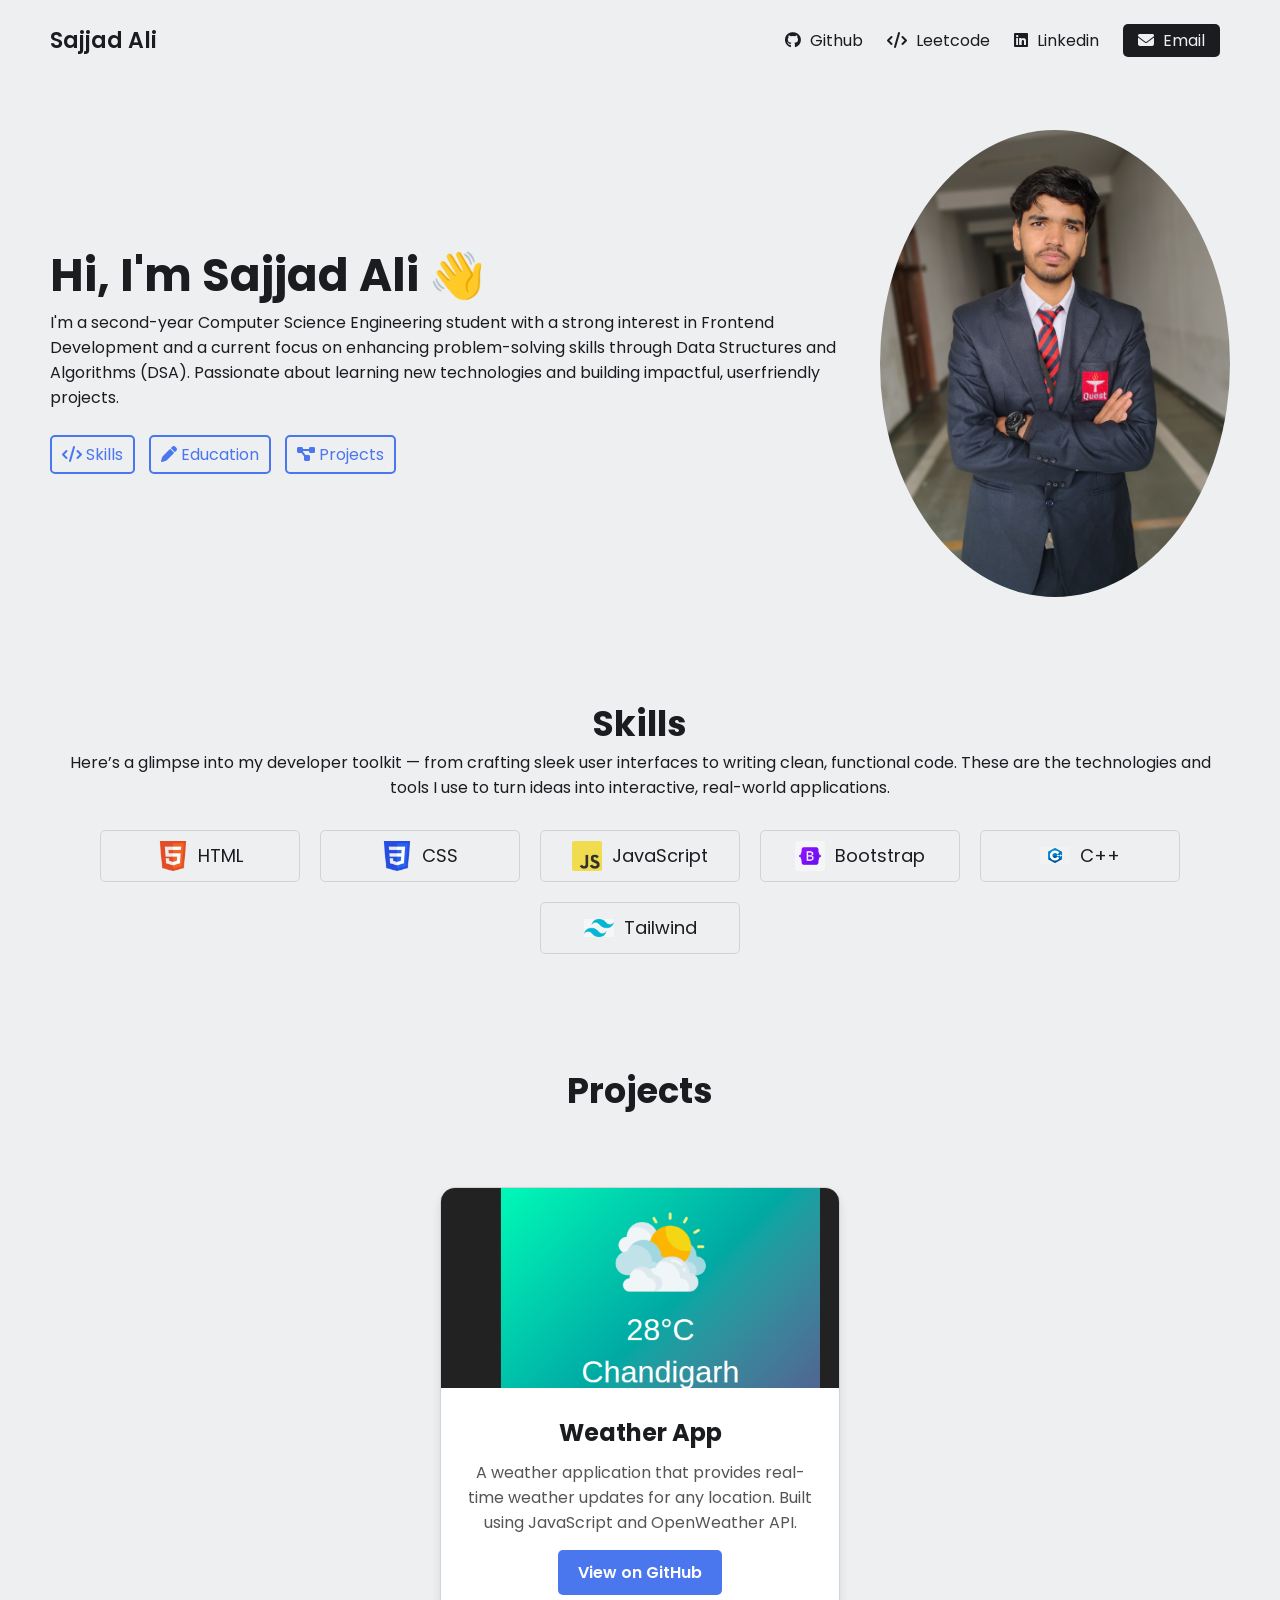
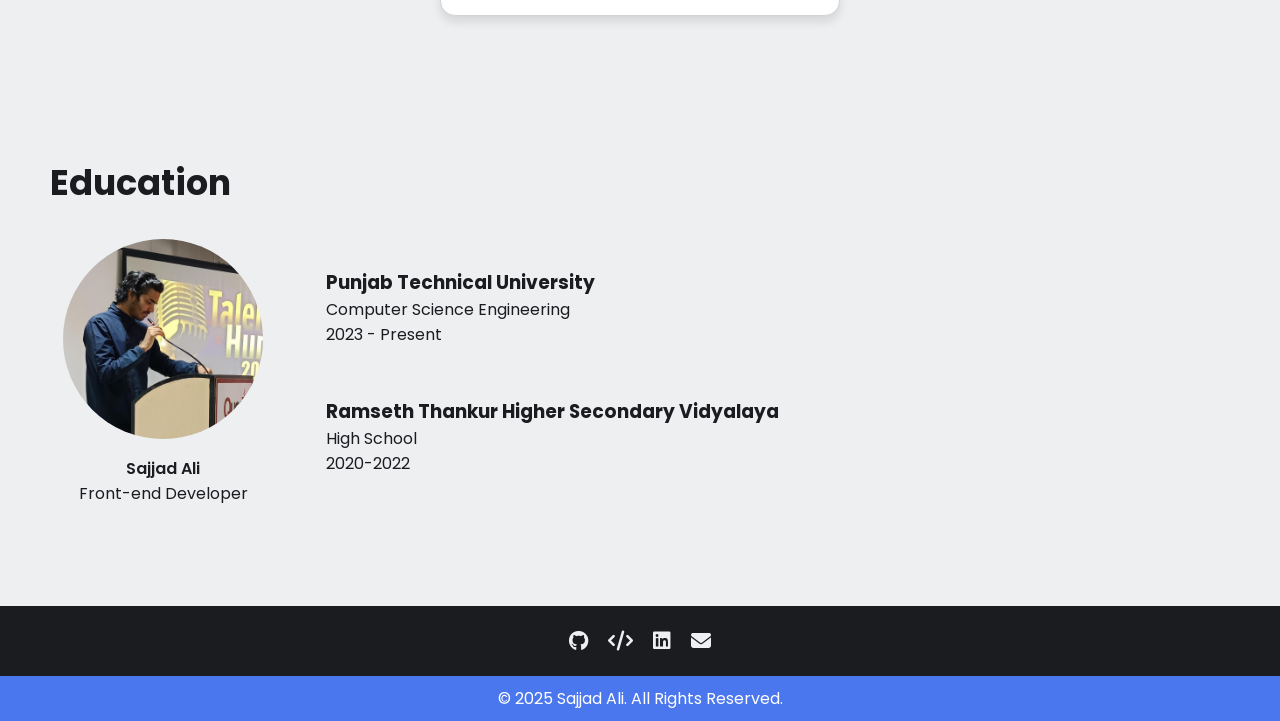
<file: index.html>
<!DOCTYPE html>
<html lang="en">
<head>
  <meta charset="UTF-8">
  <meta http-equiv="X-UA-Compatible" content="IE=edge">
  <meta name="viewport" content="width=device-width, initial-scale=1.0">

  <link rel="preconnect" href="https://fonts.googleapis.com">
  <link rel="preconnect" href="https://fonts.gstatic.com" crossorigin>
  <link href="https://fonts.googleapis.com/css2?family=Poppins:wght@400;600&display=swap" rel="stylesheet">

  <link rel="stylesheet" href="https://cdnjs.cloudflare.com/ajax/libs/font-awesome/6.4.0/css/all.min.css" integrity="sha512-iecdLmaskl7CVkqkXNQ/ZH/XLlvWZOJyj7Yy7tcenmpD1ypASozpmT/E0iPtmFIB46ZmdtAc9eNBvH0H/ZpiBw==" crossorigin="anonymous" referrerpolicy="no-referrer" />

  <link rel="stylesheet" href="styles.css">

  <title>Portfolio</title>
</head>
<body>

  <nav>
    <div class="left">
      <a href="#">Sajjad Ali</a>
    </div>

    <div class="right">
      <a href="https://github.com/SajjadRizvi04"  target="_blank" rel="noopener noreferrer">
        <i class="fa-brands fa-github"></i>
        <span>Github</span>
      </a>

      <a href="https://leetcode.com/u/SajjadAli80/" target="_blank" rel="noopener noreferrer">
        <i class="fa-solid fa-code"></i>
        <span>Leetcode</span>
      </a>
      
      <a href="https://www.linkedin.com/in/sajjad-ali-42a27028b/" target="_blank" rel="noopener noreferrer">
        <i class="fa-brands fa-linkedin"></i> 
        <span>Linkedin</span>
      </a>
      
      <a href="mailto:rizvisajjad80@gmail.com">
        <i class="fa-solid fa-envelope"></i>
        <span>Email</span>
      </a>
    </div>
  </nav>

  <main>
  
    <section class="hero-section">

      <div class="text">
        <h2>Hi, I'm Sajjad Ali 👋</h2>
        <p>I'm a second-year Computer Science Engineering student with a strong interest in Frontend Development and a current focus on enhancing problem-solving skills through Data Structures
            and Algorithms (DSA). Passionate about learning new technologies and building impactful, userfriendly projects.</p>

        <div class="links">
          <a href="#skills">
            <i class="fa-solid fa-code"></i>
            <span>Skills</span>
          </a>
          
          <a href="#education">
            <i class="fa-solid fa-pen"></i>
            <span>Education</span>
          </a>
          
          <a href="#projects">
            <i class="fa-solid fa-diagram-project"></i>
            <span>Projects</span>
          </a>
        </div>
      </div>

      <div class="headshot">
        <img src="images/WhatsApp Image 2025-05-07 at 11.25.35 PM.jpeg" alt="Sajjad Ali headshot">
      </div>
    </section>

  
    <section id="skills" class="skills-section">
      <h2>Skills</h2>
      <div class="text">
        Here’s a glimpse into my developer toolkit — from crafting sleek user interfaces to writing clean, functional code. These are the technologies and tools I use to turn ideas into interactive, real-world applications.
      </div>

      <div class="cells">
        <div class="cell">
          <img src="images/html-logo.webp" alt="html logo">
          <span>HTML</span>
        </div>
        
        <div class="cell">
          <img src="images/css-logo.webp" alt="css logo">
          <span>CSS</span>
        </div>
        
        <div class="cell">
          <img src="images/javascript-logo.webp" alt="javascript logo">
          <span>JavaScript</span>
        </div>
        
        <div class="cell">
          <img src="images/Bootstrap-logo.png" alt="Bootstrap logo">
          <span>Bootstrap</span>
        </div>

        <div class="cell">
            <img src="images/C++ logo.png" alt="C++ logo">
            <span>C++</span>
          </div>

          <div class="cell">
            <img src="images/png-transparent-tailwind-css-hd-logo-thumbnail.png" alt="tailwind logo">
            <span>Tailwind</span>
          </div>

      </div>
    </section>
 
<section id="projects" class="projects-section">
  <h2>Projects</h2>
    
     <div class="project-container">
      <div class="card">
      <img src="images/Untitled.png" alt="Weather App Screenshot">
      <div class="card-content">
        <h3>Weather App</h3>
        <p>A weather application that provides real-time weather updates for any location. Built using JavaScript and OpenWeather API.</p>
        <a href="https://github.com/SajjadRizvi04/weather-app" target="_blank" rel="noopener noreferrer">View on GitHub</a>
      </div>
    </div>
     </div>
  </div>
</section>

    <section id="education" class="education-section">
      <h2>Education</h2>

      <div class="group">
        <div class="person-details">
          <img src="images/Linkedin.jpg">
          <p>Sajjad Ali</p>
          <p>Front-end Developer</p>
        </div>

        <div class="text">
          <h3>Punjab Technical University</h3>
            <p>Computer Science Engineering</p>
            <p>2023 - Present</p>
            <br><br>
            <h3>Ramseth Thankur Higher Secondary Vidyalaya</h3>
            <p>High School</p>
            <p>2020-2022</p>
        </div>
      </div>
    </section>

    <footer class="footer-section">
      <div class="footer-content">
      <div class="social-links">
        <a href="https://github.com/SajjadRizvi04" target="_blank" rel="noopener noreferrer">
        <i class="fa-brands fa-github"></i>
        </a>
        <a href="https://leetcode.com/u/SajjadAli80/" target="_blank" rel="noopener noreferrer">
        <i class="fa-solid fa-code"></i>
        </a>
        <a href="https://www.linkedin.com/in/sajjad-ali-42a27028b/" target="_blank" rel="noopener noreferrer">
        <i class="fa-brands fa-linkedin"></i>
        </a>
        <a href="mailto:rizvisajjad80@gmail.com">
        <i class="fa-solid fa-envelope"></i>
        </a>
      </div>
      
      </div>
      <div class="rights">
        <p>© 2025 Sajjad Ali. All Rights Reserved.</p>
      </div>
    </footer>

  </main>
</body>
</html>
</file>
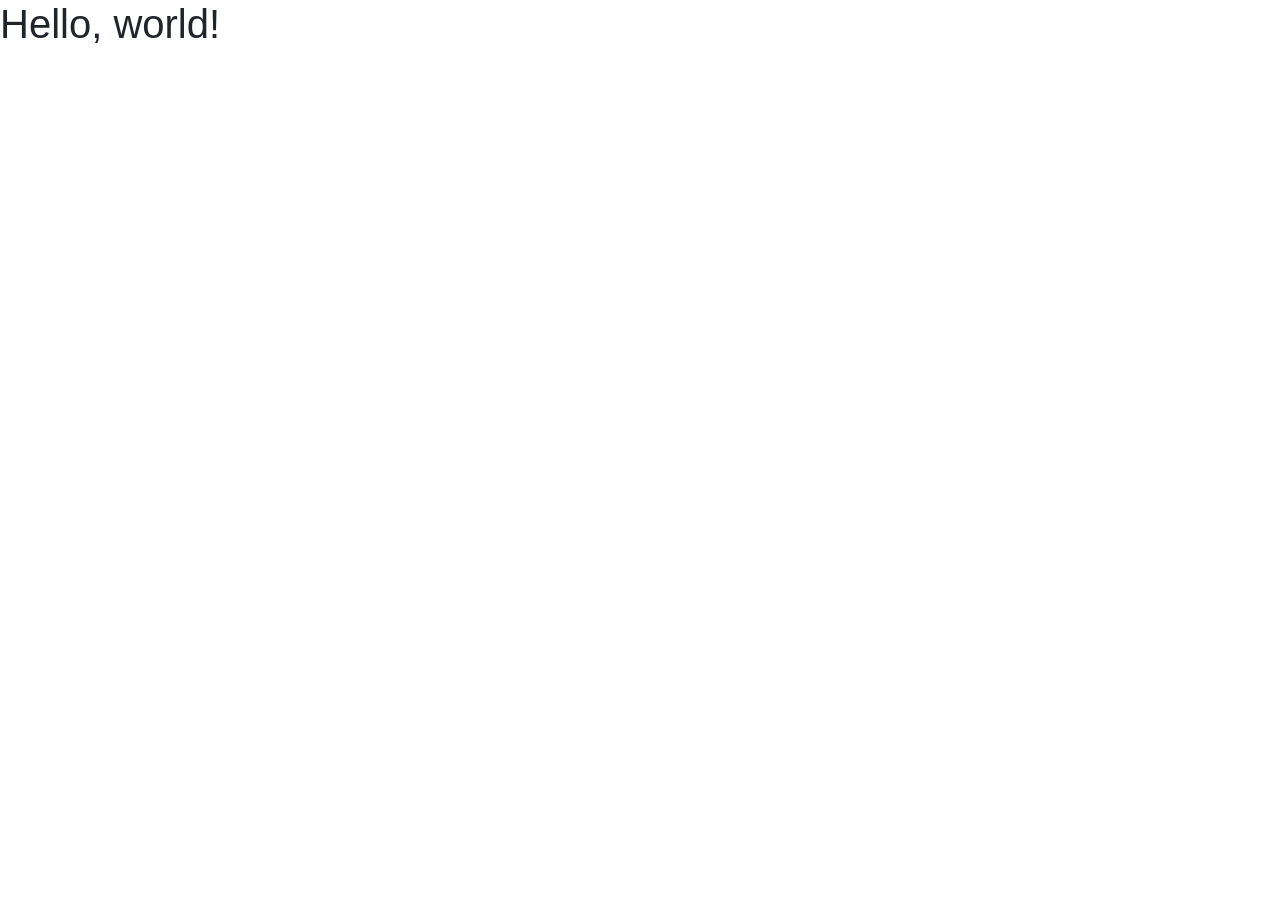
<file: Bootstrap/Index.html>
<!DOCTYPE html>
<html lang="en">

<head>
    <meta charset="UTF-8">
    <meta name="viewport" content="width=device-width, initial-scale=1.0">
    <link rel="stylesheet" href="https://cdn.jsdelivr.net/npm/bootstrap@4.4.1/dist/css/bootstrap.min.css"
        integrity="sha384-Vkoo8x4CGsO3+Hhxv8T/Q5PaXtkKtu6ug5TOeNV6gBiFeWPGFN9MuhOf23Q9Ifjh" crossorigin="anonymous">
    <title>Document</title>
</head>

<body>
    <h1>Hello, world!</h1>

    <script src="https://code.jquery.com/jquery-3.4.1.slim.min.js"
        integrity="sha384-J6qa4849blE2+poT4WnyKhv5vZF5SrPo0iEjwBvKU7imGFAV0wwj1yYfoRSJoZ+n"
        crossorigin="anonymous"></script>
    <script src="https://cdn.jsdelivr.net/npm/popper.js@1.16.0/dist/umd/popper.min.js"
        integrity="sha384-Q6E9RHvbIyZFJoft+2mJbHaEWldlvI9IOYy5n3zV9zzTtmI3UksdQRVvoxMfooAo"
        crossorigin="anonymous"></script>
    <script src="https://cdn.jsdelivr.net/npm/bootstrap@4.4.1/dist/js/bootstrap.min.js"
        integrity="sha384-wfSDF2E50Y2D1uUdj0O3uMBJnjuUD4Ih7YwaYd1iqfktj0Uod8GCExl3Og8ifwB6"
        crossorigin="anonymous"></script>
</body>

</html>
</file>
<file: styles.css>
:root {
    --text-color: #1a1c20;
    --link-color: #4a76ee;
    --background-color: #eeeff1;
  }
  
  * {
    margin: 0;
    padding: 0;
    box-sizing: border-box;
  }
  
  html {
    scroll-behavior: smooth;
  }
  
  body {
    font-family: 'Poppins', sans-serif;
    color: var(--text-color);
    background-color: var(--background-color);
    max-width: 1400px;
    margin: 0 auto;
  }
  
  a {
    color: var(--link-color);
    text-decoration: none;
  }
  
  
  nav {
    display: flex;
    justify-content: space-between;
    align-items: center;
  
    padding: 0 50px;
    height: 80px;
  }
  
  nav .left a {
    color: var(--text-color);
    font-size: 22px;
    font-weight: 600;
  }
  nav .left a:hover {
    color: var(--link-color);
  }
  
  nav .right a {
    color: var(--text-color);
    margin: 0 10px;
  }
  
  nav .right a:last-child {
    color: var(--background-color);
    background-color: var(--text-color);
    padding: 5px 15px;
    border-radius: 5px;
  }
  nav .right a:hover {
    color: var(--link-color);
    border-radius: 5px;
  }
  
  nav .right a span {
    margin-left: 5px;
  }
  
  
  .hero-section {
    display: flex;
    justify-content: space-between;
    align-items: center;
    padding: 0 50px;
    margin: 50px 0;
    margin-bottom: 100px;
    gap: 40px;
  }
  
  .hero-section .text {
    flex: 5;
  }
  
  .hero-section .text h2 {
    font-size: 45px;
  }
  
  .hero-section .text .links {
    margin-top: 25px;
  }
  
  .hero-section .text .links a {
    display: inline-block;
    padding: 5px 10px;
    border: 2px solid var(--link-color);
    border-radius: 5px;
    margin-right: 10px;
    margin-bottom: 10px;
    transition: .1s;
  }
  
  .hero-section .text .links a:hover {
    color: var(--text-color);
    border: 2px solid var(--text-color);
  }
  
  .hero-section .headshot {
    flex: 2;
    display: flex;
    justify-content: right;
  }
  
  .hero-section .headshot img {
    width: 350px;
    border-radius: 50%;
  }
  
  
  .skills-section {
    padding: 0 50px;
    margin-bottom: 100px;
  }
  
  .skills-section h2 {
    text-align: center;
    font-size: 35px;
  }
  
  .skills-section .text {
    text-align: center;
    margin-bottom: 20px;
  }
  
  .skills-section .cells {
    display: flex;
    justify-content: center;
    flex-wrap: wrap;
  }
  
  .skills-section .cells .cell {
    display: flex;
    justify-content: center;
    align-items: center;
    gap: 10px;
  
    width: 200px;
    padding: 10px 20px;
    margin: 10px;
    border: 1.5px solid #d3d3d3;
    border-radius: 5px;
  }
  
  .skills-section .cells .cell img {
    width: 30px;
    height: 30px;
    object-fit: contain;
    border-radius: 2px;
  }
  
  .skills-section .cells .cell span {
    font-size: 18px;
  }
 
  .skills-section .cells .cell span:hover {
    color: var(--link-color);
  }

.projects-section {
  padding: 0 50px;
  margin-bottom: 100px;
}

.projects-section h2 {
  text-align: center;
  font-size: 35px;
  margin-bottom: 30px;
  color: var(--text-color);
}
.project-container {
  display: flex;
  justify-content: center; 
  align-items: center;     
  padding: 40px 0;
}



.projects-section .cards {
  display: flex;
  justify-content: center;
  align-items: center;
  gap: 30px;
  flex-wrap: wrap;
}

.projects-section .card {
  background-color: #fff;
  border: 1.5px solid #d3d3d3;
  border-radius: 15px;
  overflow: hidden;
  width: 400px;
  box-shadow: 0 6px 10px rgba(0, 0, 0, 0.1);
  transition: transform 0.3s, box-shadow 0.3s;
}

.projects-section .card img {
  width: 100%;
  height: 200px;
  object-fit: cover;
}

.projects-section .card-content {
  padding: 20px;
  text-align: center;
}

.projects-section .card h3 {
  font-size: 24px;
  margin-bottom: 10px;
  color: var(--text-color);
}

.projects-section .card p {
  margin-bottom: 15px;
  color: #555;
}

.projects-section .card a {
  display: inline-block;
  padding: 10px 20px;
  color: #fff;
  background-color: var(--link-color);
  text-decoration: none;
  border-radius: 5px;
  font-weight: 600;
  transition: background-color 0.3s;
}

.projects-section .card a:hover {
  background-color: #3a5bcc;
}

.projects-section .card:hover {
  transform: translateY(-10px);
  box-shadow: 0 8px 15px rgba(0, 0, 0, 0.2);
}

  

  .education-section {
    padding: 0 50px;
    margin-bottom: 100px;
  }
  
  .education-section h2 {
    font-size: 35px;
    margin-bottom: 30px;
  }
  
  .education-section .group {
    display: flex;
    align-items: center;
    gap: 50px;
  }
  
  .education-section .group .person-details {
    text-align: center;
    flex: 2;
  }
  
  .education-section .group .person-details img {
    width: 200px;
    aspect-ratio: 1 / 1;
    object-fit: cover;
    border-radius: 50%;
    margin-bottom: 10px;
  }
  
  .education-section .group .person-details p {
    font-weight: 600;
  }
  
  .education-section .group .person-details p:last-child {
    font-weight: normal;
  }
  
  .education-section .group .text {
    flex: 8;
    display: block;
    align-items: center;
  } 
 


.footer-section {
  background-color: var(--text-color);
  color: var(--background-color);
  text-align: center;
}

.footer-section .footer-content {
  padding: 20px 50px;
  display: flex;
  flex-direction: column;
  align-items: center;
  gap: 15px;
}

.footer-section .social-links {
  display: flex;
  gap: 20px;
}

.footer-section .social-links a {
  color: var(--background-color);
  font-size: 20px;
  transition: transform 0.3s, color 0.3s;
}

.footer-section .social-links a:hover {
  color: var(--link-color);
  transform: scale(1.2);
}
.footer-section .rights {
  background-color: #4a76ee; 
  color: #ffffff;
  padding: 10px 0;
  text-align: center;
  width: 100%;
  margin: 0;
}



  
  @media (max-width: 850px) {
    
    .hero-section .text h2 {
      font-size: 35px;
    }
  }
  
  @media (max-width: 740px) {
    
    .hero-section {
      flex-direction: column-reverse;
    }
  
    .hero-section .headshot img {
      width: 300px;
    }
  
    
    .education-section {
      text-align: center;
    }
  
    .education-section .group {
      flex-direction: column;
    }
  
    
  }
  
  @media (max-width: 600px) {

    nav {
      padding: 0 20px;
    }
  
    nav .right a {
      font-size: 22px;
    }
  
    nav .right a:last-child {
      color: var(--text-color);
      background-color: transparent;
      padding: 0;
    }
  
    nav .right a span {
      display: none;
    }
  
    
    .hero-section {
      padding: 0 20px;
    }
  
    .hero-section .text h2 {
      font-size: 30px;
    }
  
    
    .skills-section {
      padding: 0 20px;
    }
    .skills-section .cells .cell span {
      font-size: 16px;
    }
  
    
    .education-section {
      padding: 0 20px;
    }
    .education-section .text {
      text-align: center;
    }

  }
</file>
